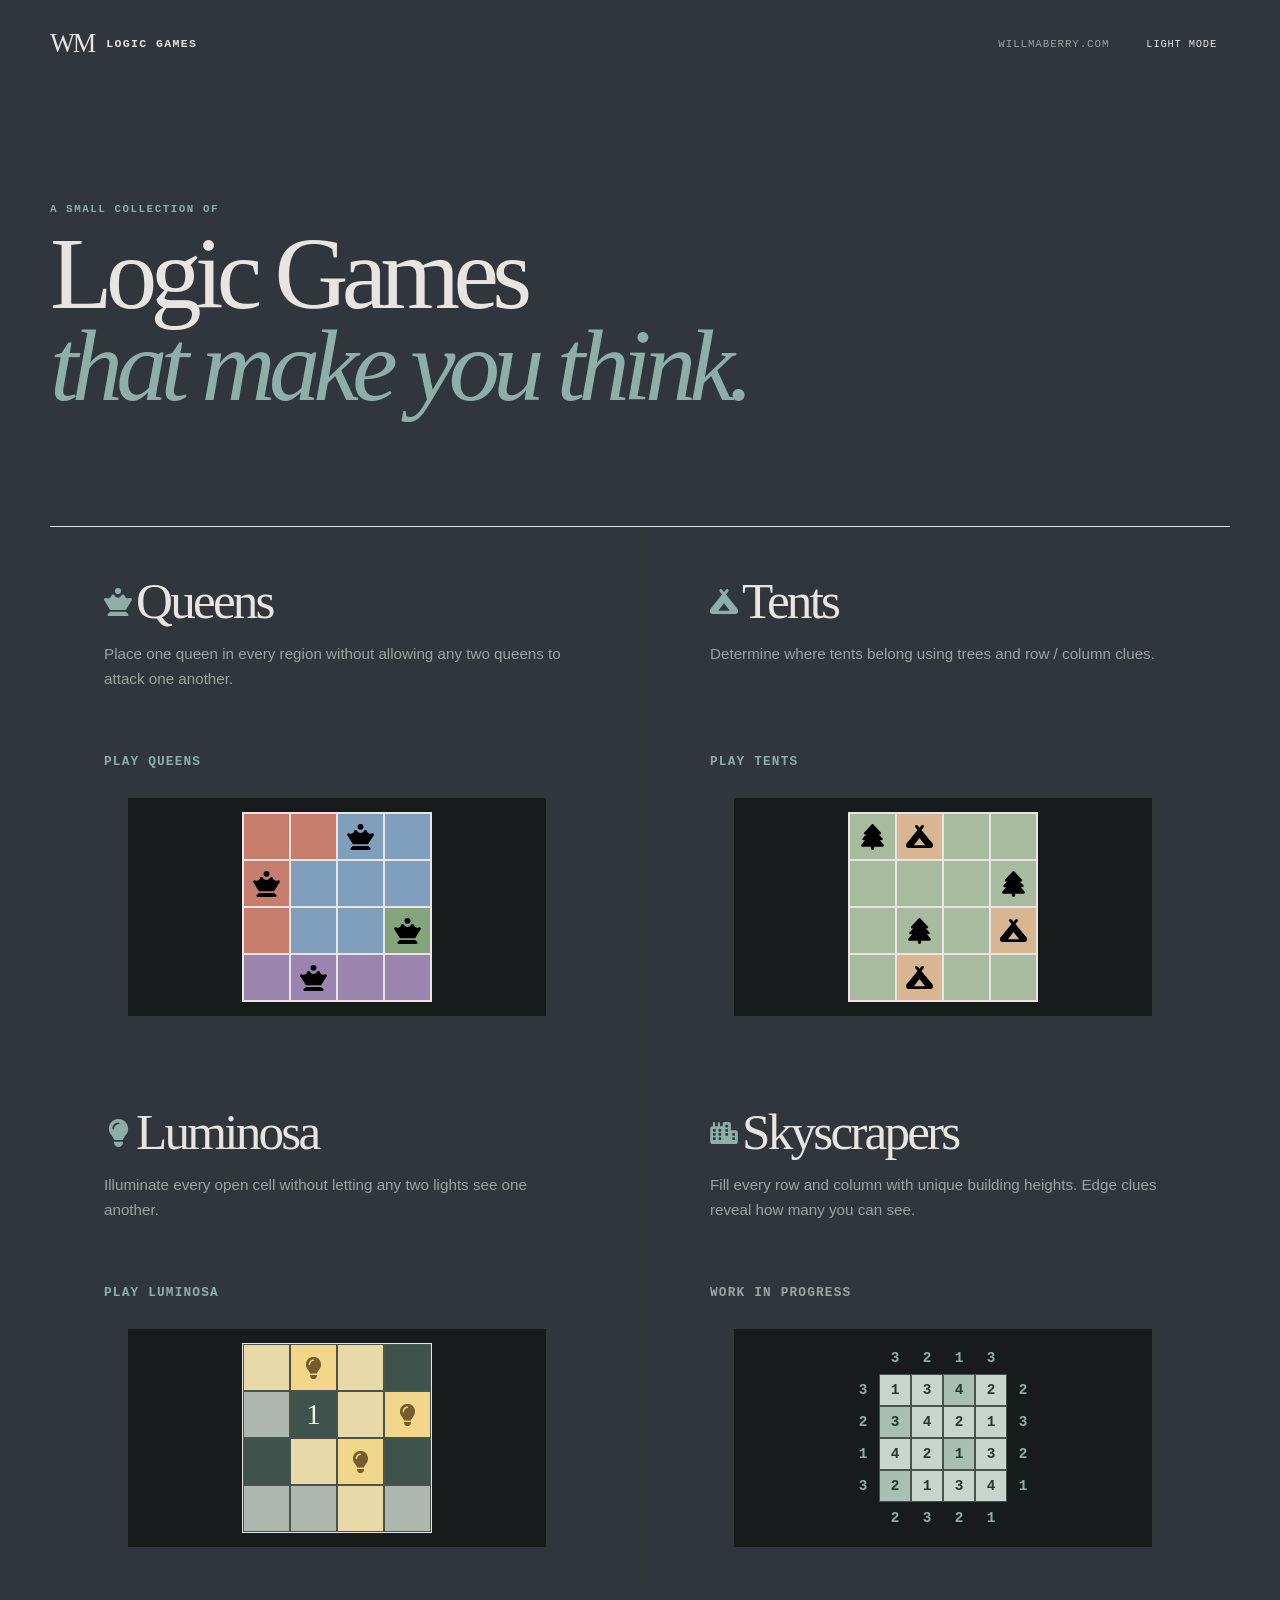
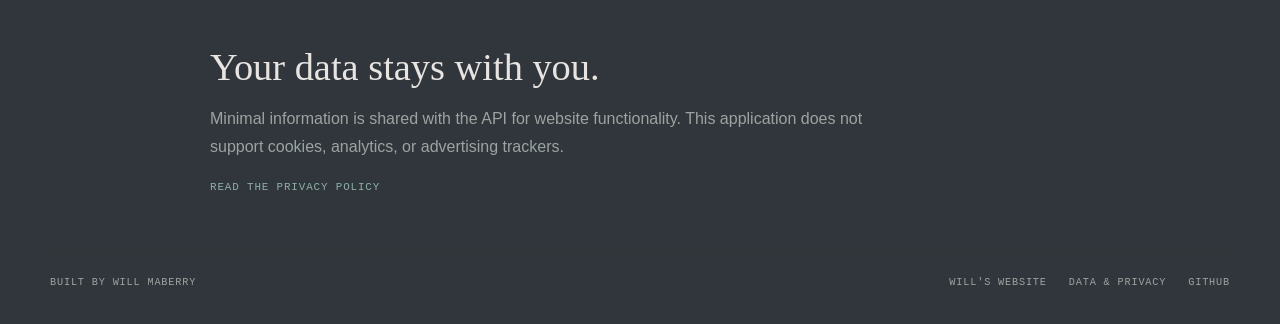
<file: static/index.html>
<!DOCTYPE html>
<html lang="en">
<head>
  <meta charset="UTF-8">
  <meta name="viewport" content="width=device-width, initial-scale=1.0">
  <meta
    name="description"
    content="A collection of logic games that make you think."
  >

  <title>Will's Logic Games</title>

  <link rel="stylesheet" href="/static/css/global.css">
  <link rel="stylesheet" href="/static/css/arcade.css">
  <script src="/static/js/global.js" defer></script>
</head>

<body>
  <header class="site-header">
    <a class="site-brand" href="index.html">
      <span class="site-brand-mark">WM</span>
      <span>LOGIC GAMES</span>
    </a>

    <div class="header-actions">
      <a href="https://willmaberry.com">WILLMABERRY.COM</a>
      <button class="theme-toggle" id="themeToggle" type="button">
        DARK MODE
      </button>
    </div>
  </header>

  <main>
    <section class="arcade-hero">
      <span class="eyebrow">A SMALL COLLECTION OF</span>
      <h1>Logic Games <em>that make you think.</em></h1>
    </section>

    <section class="game-library">
      <article class="game-card game-card-featured">
        <div class="game-card-number"></div>

        <div class="game-card-copy">
          <h2><span class="fa-icon icon-queen game-title-icon" aria-hidden="true"></span>Queens</h2>

          <p>
            Place one queen in every region without allowing any two queens to attack one another.
          </p>

          <a class="game-link" href="queens/index.html">
            PLAY QUEENS
          </a>
        </div>

        <div class="game-preview queens-preview" aria-hidden="true">
          <div class="mini-grid">
            <span></span><span></span><span><img src="/static/icons/chess-queen.svg" alt=""></span><span></span>
            <span><img src="/static/icons/chess-queen.svg" alt=""></span><span></span><span></span><span></span>
            <span></span><span></span><span></span><span><img src="/static/icons/chess-queen.svg" alt=""></span>
            <span></span><span><img src="/static/icons/chess-queen.svg" alt=""></span><span></span><span></span>
          </div>
        </div>
      </article>

      <article class="game-card">
        <div class="game-card-number"></div>

        <div class="game-card-copy">
          <h2><span class="fa-icon icon-campground game-title-icon" aria-hidden="true"></span>Tents</h2>

          <p>
            Determine where tents belong using trees and row / column clues.
          </p>

          <a class="game-link" href="tents/index.html">PLAY TENTS</a>
        </div>

        <div class="game-preview tents-preview" aria-hidden="true">
          <div class="mini-grid tents-mini-grid">
            <span class="preview-tree"><img src="/static/icons/tree.svg" alt=""></span><span class="preview-tent"><img src="/static/icons/campground.svg" alt=""></span><span></span><span></span>
            <span></span><span></span><span></span><span class="preview-tree"><img src="/static/icons/tree.svg" alt=""></span>
            <span></span><span class="preview-tree"><img src="/static/icons/tree.svg" alt=""></span><span></span><span class="preview-tent"><img src="/static/icons/campground.svg" alt=""></span>
            <span></span><span class="preview-tent"><img src="/static/icons/campground.svg" alt=""></span><span></span><span></span>
          </div>
        </div>
      </article>

      <article class="game-card">
        <div class="game-card-number"></div>

        <div class="game-card-copy">
          <h2><span class="fa-icon icon-lightbulb game-title-icon" aria-hidden="true"></span>Luminosa</h2>

          <p>
            Illuminate every open cell without letting any two lights see one another.
          </p>

          <a class="game-link" href="luminosa/index.html">PLAY LUMINOSA</a>
        </div>

        <div class="game-preview luminosa-preview" aria-hidden="true">
          <div class="mini-grid luminosa-mini-grid">
            <span class="preview-lit"></span><span class="preview-bulb"><i class="fa-icon icon-lightbulb"></i></span><span class="preview-lit"></span><span class="preview-wall"></span>
            <span></span><span class="preview-wall preview-number">1</span><span class="preview-lit"></span><span class="preview-bulb"><i class="fa-icon icon-lightbulb"></i></span>
            <span class="preview-wall"></span><span class="preview-lit"></span><span class="preview-bulb"><i class="fa-icon icon-lightbulb"></i></span><span class="preview-wall"></span>
            <span></span><span></span><span class="preview-lit"></span><span></span>
          </div>
        </div>
      </article>

      <article class="game-card">
        <div class="game-card-number"></div>

        <div class="game-card-copy">
          <h2><span class="fa-icon icon-city game-title-icon" aria-hidden="true"></span>Skyscrapers</h2>

          <p>
            Fill every row and column with unique building heights. Edge clues reveal how many you can see.
          </p>

          <span class="game-link game-link-disabled">WORK IN PROGRESS</span>
        </div>

        <div class="game-preview skyscrapers-preview" aria-hidden="true">
          <div class="skyscrapers-grid">
            <span></span><span class="preview-clue">3</span><span class="preview-clue">2</span><span class="preview-clue">1</span><span class="preview-clue">3</span><span></span>
            <span class="preview-clue">3</span><span class="preview-height">1</span><span class="preview-height">3</span><span class="preview-height">4</span><span class="preview-height">2</span><span class="preview-clue">2</span>
            <span class="preview-clue">2</span><span class="preview-height">3</span><span class="preview-height">4</span><span class="preview-height">2</span><span class="preview-height">1</span><span class="preview-clue">3</span>
            <span class="preview-clue">1</span><span class="preview-height">4</span><span class="preview-height">2</span><span class="preview-height">1</span><span class="preview-height">3</span><span class="preview-clue">2</span>
            <span class="preview-clue">3</span><span class="preview-height">2</span><span class="preview-height">1</span><span class="preview-height">3</span><span class="preview-height">4</span><span class="preview-clue">1</span>
            <span></span><span class="preview-clue">2</span><span class="preview-clue">3</span><span class="preview-clue">2</span><span class="preview-clue">1</span><span></span>
          </div>
        </div>
      </article>

    </section>

    <section class="data-note" id="data-use" aria-labelledby="data-heading">
      <span class="eyebrow"></span>
      <div>
        <h2 id="data-heading">Your data stays with you.</h2>
        <p>Minimal information is shared with the API for website functionality. This application does not support cookies, analytics, or advertising trackers.</p>
        <a href="privacy.html">READ THE PRIVACY POLICY</a>
      </div>
    </section>
  </main>

  <footer class="site-footer">
    <span>BUILT BY WILL MABERRY</span>

    <nav>
      <a href="https://willmaberry.com">WILL'S WEBSITE</a>
      <a href="privacy.html">DATA & PRIVACY</a>
      <a href="https://github.com/will-maberry">GITHUB</a>
    </nav>
  </footer>
</body>
</html>
</file>
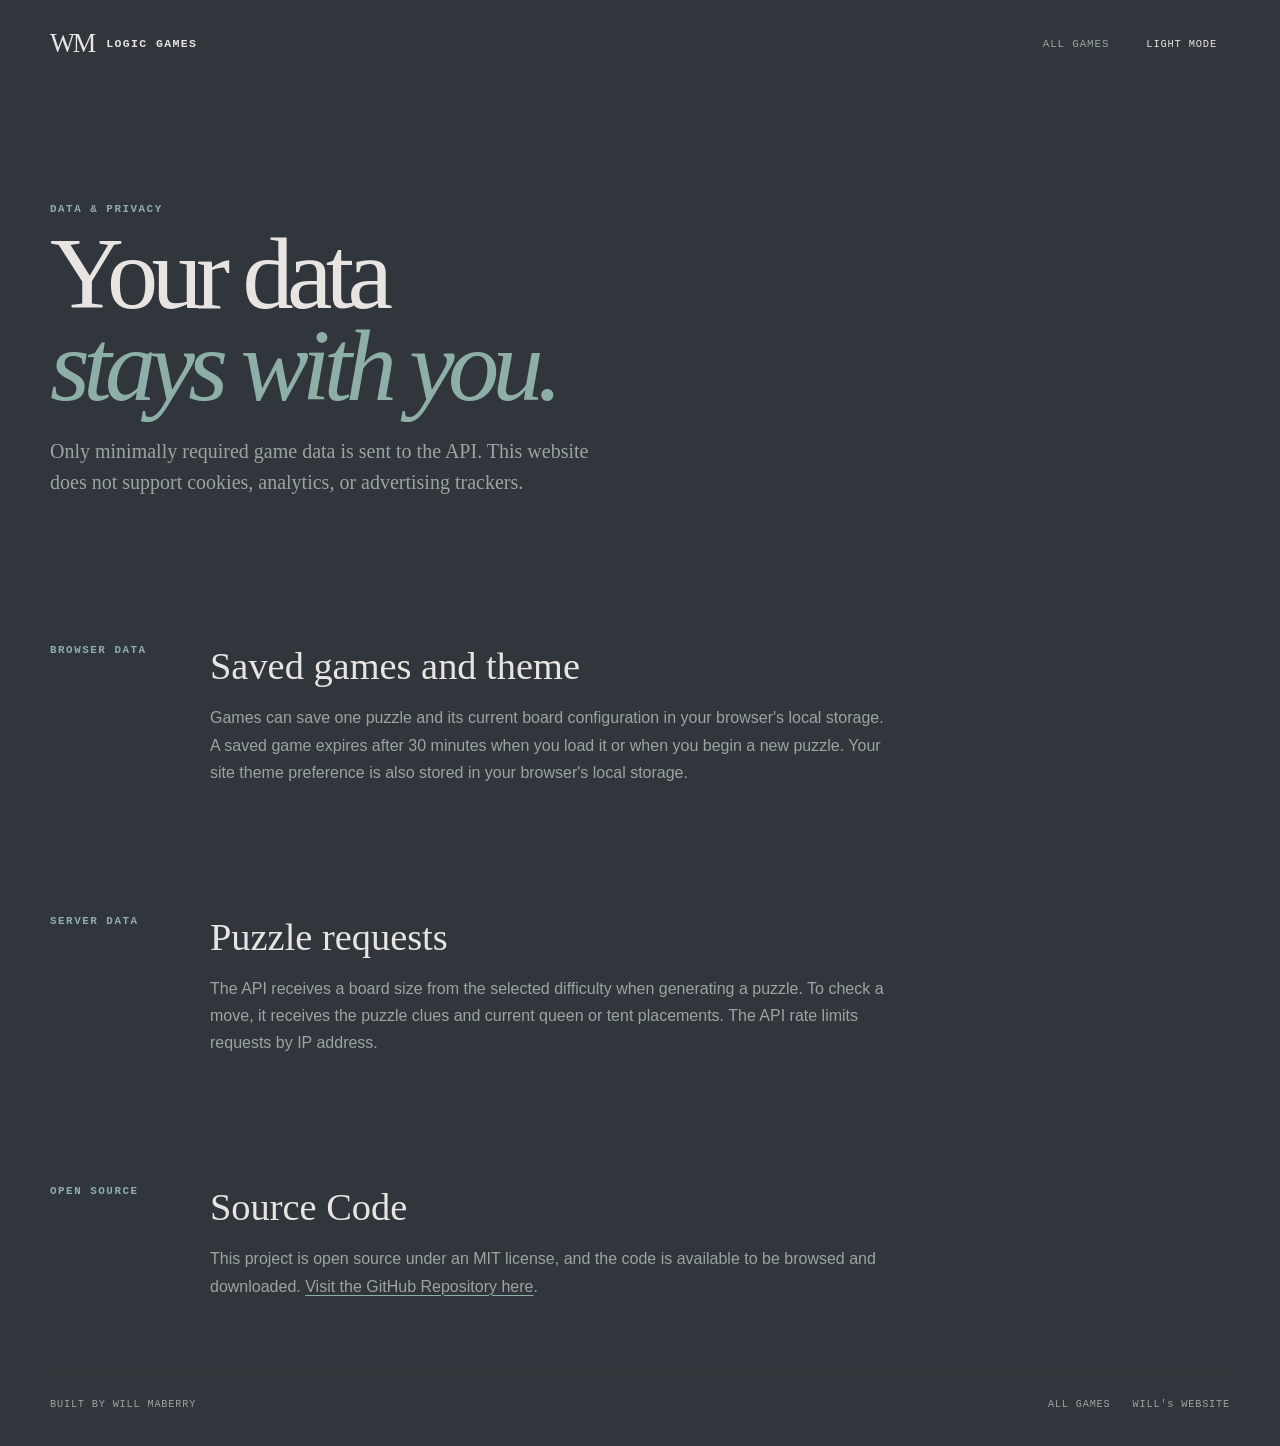
<file: static/privacy.html>
<!DOCTYPE html>
<html lang="en">
<head>
  <meta charset="UTF-8">
  <meta name="viewport" content="width=device-width, initial-scale=1.0">
  <title>Will's Logic Games</title>
  <link rel="stylesheet" href="/static/css/global.css">
  <link rel="stylesheet" href="/static/css/arcade.css">
  <script src="/static/js/global.js" defer></script>
</head>
<body>
  <header class="site-header">
    <a class="site-brand" href="index.html"><span class="site-brand-mark">WM</span><span>LOGIC GAMES</span></a>
    <div class="header-actions"><a href="index.html">ALL GAMES</a><button class="theme-toggle" id="themeToggle" type="button">DARK MODE</button></div>
  </header>
  <main>
    <section class="arcade-hero">
      <span class="eyebrow">DATA & PRIVACY</span>
      <h1>Your data <em>stays with you.</em></h1>
      <p>Only minimally required game data is sent to the API. This website does not support cookies, analytics, or advertising trackers.</p>
    </section>

    <section class="data-note">
      <span class="eyebrow">BROWSER DATA</span>
      <div>
        <h2>Saved games and theme</h2>
        <p>Games can save one puzzle and its current board configuration in your browser's local storage. A saved game expires after 30 minutes when you load it or when you begin a new puzzle. Your site theme preference is also stored in your browser's local storage.</p>
      </div>
    </section>

    <section class="data-note">
      <span class="eyebrow">SERVER DATA</span>
      <div>
        <h2>Puzzle requests</h2>
        <p>The API receives a board size from the selected difficulty when generating a puzzle. To check a move, it receives the puzzle clues and current queen or tent placements. The API rate limits requests by IP address.</p>
      </div>
    </section>

    <section class="data-note">
      <span class="eyebrow">OPEN SOURCE</span>
      <div>
        <h2>Source Code</h2>
        <p>
          This project is open source under an MIT license, and the code is available to be browsed and downloaded.
          <a
            class="inline-link"
            href="https://github.com/will-maberry/Queens-Game"
            target="_blank"
            rel="noopener noreferrer"
          >Visit the GitHub Repository here</a>.
        </p>
      </div>
    </section>
  </main>
  <footer class="site-footer"><span>BUILT BY WILL MABERRY</span><nav><a href="index.html">ALL GAMES</a><a href="https://willmaberry.com">WILL's WEBSITE</a></nav></footer>
</body>
</html>
</file>
<file: static/css/global.css>
:root {
  --bg: #e7e4e2;
  --surface: #e8e6de;
  --surface-strong: #dedcd4;
  --ink: #30363b;
  --muted: #69716e;
  --line: #c8cbc4;
  --accent: #527f78;
  --accent-soft: #a9c0ba;
  --dark: #30363b;

  --sans: Arial, Helvetica, sans-serif;
  --mono: "Courier New", Courier, monospace;
}

[data-theme="dark"] {
  --bg: #30363b;
  --surface: #181b1c;
  --surface-strong: #202425;
  --ink: #e7e4e2;
  --muted: #9ca4a1;
  --line: #303536;
  --accent: #8eafa8;
  --accent-soft: #536e69;
  --dark: #e7e4e2;
}

* {
  box-sizing: border-box;
}

html {
  color-scheme: light;
}

html[data-theme="dark"] {
  color-scheme: dark;
}

body {
  margin: 0;
  min-height: 100vh;
  background: var(--bg);
  color: var(--ink);
  font-family: var(--sans);
}

a {
  color: inherit;
}

button,
a {
  -webkit-tap-highlight-color: transparent;
}

button {
  color: inherit;
  font: inherit;
}

.site-header {
  width: min(1180px, calc(100% - 48px));
  margin: 0 auto;
  min-height: 88px;

  display: flex;
  align-items: center;
  justify-content: space-between;

  border-bottom: 1px solid var(--line);
}

.site-brand {
  display: flex;
  align-items: center;
  gap: 12px;

  color: var(--ink);
  font-family: var(--mono);
  font-size: 0.72rem;
  font-weight: 700;
  letter-spacing: 0.12em;
  text-decoration: none;
}

.site-brand-mark {
  font-family: Georgia, serif;
  font-size: 1.65rem;
  font-weight: 400;
  letter-spacing: -0.08em;
}

.header-actions,
.game-nav {
  display: flex;
  align-items: center;
  gap: 24px;
}

.header-actions a,
.game-nav a {
  color: var(--muted);
  font-family: var(--mono);
  font-size: 0.68rem;
  letter-spacing: 0.08em;
  text-decoration: none;
}

.header-actions a:hover,
.game-nav a:hover {
  color: var(--accent);
}

.theme-toggle {
  padding: 9px 12px;
  border: 1px solid var(--line);
  background: transparent;

  font-family: var(--mono);
  font-size: 0.65rem;
  letter-spacing: 0.08em;

  cursor: pointer;
}

.theme-toggle:hover {
  border-color: var(--accent);
}

.eyebrow {
  color: var(--accent);
  font-family: var(--mono);
  font-size: 0.68rem;
  font-weight: 700;
  letter-spacing: 0.14em;
}

.site-footer {
  width: min(1180px, calc(100% - 48px));
  margin: 0px auto 0;
  padding: 24px 0 36px;

  display: flex;
  justify-content: space-between;

  border-top: 1px solid var(--line);

  color: var(--muted);
  font-family: var(--mono);
  font-size: 0.64rem;
  letter-spacing: 0.08em;
}

.site-footer nav {
  display: flex;
  gap: 22px;
}

.site-footer a {
  text-decoration: none;
}

.site-footer a:hover {
  color: var(--accent);
}

@media (max-width: 700px) {
  .site-header {
    width: min(100% - 28px, 1180px);
  }

  .site-brand > span:last-child {
    display: none;
  }

  .header-actions a {
    display: none;
  }

  .site-footer {
    width: min(100% - 28px, 1180px);
    flex-direction: column;
    gap: 18px;
  }
}
/* Self-hosted Font Awesome Free solid icons. */
.fa-icon {
  display: inline-block;
  width: 1em;
  height: 1em;
  background: currentColor;
  -webkit-mask: var(--icon-url) center / contain no-repeat;
  mask: var(--icon-url) center / contain no-repeat;
  vertical-align: -0.1em;
}

.icon-queen { --icon-url: url("../icons/chess-queen.svg"); }
.icon-tree { --icon-url: url("../icons/tree.svg"); }
.icon-campground { --icon-url: url("../icons/campground.svg"); }
.icon-xmark { --icon-url: url("../icons/xmark.svg"); }
.icon-lightbulb { --icon-url: url("../icons/lightbulb.svg"); }
.icon-city { --icon-url: url("../icons/city.svg"); }
</file>
<file: static/css/arcade.css>
main {
  width: min(1180px, calc(100% - 48px));
  margin: 0 auto;
}

.arcade-hero {
  padding: 110px 0 90px;
  max-width: 850px;
}

.arcade-hero h1 {
  margin: 12px 0 24px;

  font-family: Georgia, "Times New Roman", serif;
  font-size: clamp(4rem, 8vw, 7.4rem);
  font-weight: 400;
  letter-spacing: -0.065em;
  line-height: 0.9;
}

.arcade-hero h1 em {
  display: block;
  color: var(--accent);
  font-weight: 400;
}

.arcade-hero p {
  max-width: 570px;
  margin: 0;

  color: var(--muted);
  font-family: Georgia, "Times New Roman", serif;
  font-size: 1.25rem;
  line-height: 1.55;
}

.game-library {
  display: grid;
  grid-template-columns: repeat(2, minmax(0, 1fr));
  column-gap: 32px;
  border-top: 1px solid var(--ink);
}

.game-card {
  position: relative;

  display: grid;
  grid-template-columns: 36px minmax(0, 1fr);
  column-gap: 18px;
  row-gap: 28px;

  padding: 38px 0 40px;

  border-bottom: 1px solid var(--line);
}

.game-card:nth-child(even)::before {
  position: absolute;
  top: 0;
  bottom: 0;
  left: -16px;
  border-left: 1px solid var(--line);
  content: "";
}

.data-note {
  display: grid;
  grid-template-columns: 160px minmax(0, 680px);
  gap: 0;
  padding: 56px 0;
  border-bottom: 1px solid var(--line);
}

.data-note h2 {
  margin: 0 0 14px;
  font-family: Georgia, "Times New Roman", serif;
  font-size: clamp(1.8rem, 3vw, 2.7rem);
  font-weight: 400;
}

.data-note p {
  color: var(--muted);
  line-height: 1.7;
}

.data-note a {
  color: var(--accent);
  font-family: var(--mono);
  font-size: 0.68rem;
  letter-spacing: 0.08em;
  text-decoration: none;
}

.data-note a:hover {
  text-decoration: underline;
}

.data-note a.inline-link {
  color: inherit;
  font: inherit;
  letter-spacing: inherit;

  text-decoration-line: underline;
  text-decoration-color: var(--accent);
  text-decoration-thickness: 1px;
  text-underline-offset: 0.18em;
}

.data-note a.inline-link:hover {
  color: var(--accent);
  text-decoration-thickness: 2px;
}

.game-card-number {
  padding-top: 4px;

  color: var(--muted);
  font-family: var(--mono);
  font-size: 0.72rem;
}

.game-card-copy {
  min-height: 204px;
  display: flex;
  flex-direction: column;
  align-items: flex-start;
}

.game-status {
  color: var(--accent);
  font-family: var(--mono);
  font-size: 0.65rem;
  font-weight: 700;
  letter-spacing: 0.14em;
}

.game-status-development,
.game-status-experimental {
  color: var(--muted);
}

.game-card h2 {
  margin: 10px 0 14px;

  font-family: Georgia, "Times New Roman", serif;
  font-size: clamp(2.6rem, 4vw, 4.25rem);
  font-weight: 400;
  letter-spacing: -0.055em;
  line-height: 1;
}

.game-title-icon {
  margin-right: 0.14em;
  color: var(--accent);
  font-size: 0.55em;
  vertical-align: 0.08em;
}

.game-card-copy > p {
  max-width: 470px;
  margin: 0 0 28px;

  color: var(--muted);
  font-size: 0.95rem;
  line-height: 1.65;
}

.game-tags {
  display: flex;
  flex-wrap: wrap;
  gap: 8px;
  margin-bottom: 32px;
}

.game-tags span {
  padding: 6px 8px;

  border: 1px solid var(--line);

  color: var(--muted);
  font-family: var(--mono);
  font-size: 0.58rem;
  letter-spacing: 0.08em;
}

.game-link {
  display: inline-block;
  margin-top: auto;

  color: var(--accent);
  font-family: var(--mono);
  font-size: 0.80rem;
  font-weight: 700;
  letter-spacing: 0.09em;
  text-decoration: none;
}

.game-link:hover {
  text-decoration: underline;
}

.game-link-disabled {
  color: var(--muted);
}

.game-preview {
  grid-column: 1 / -1;
  justify-self: center;
  align-self: stretch;

  width: min(100%, 420px);
  min-height: 220px;

  display: flex;
  align-items: center;
  justify-content: center;

  background: var(--surface);
  border: 1px solid var(--line);
}

.mini-grid {
  width: 190px;
  height: 190px;

  display: grid;
  grid-template-columns: repeat(4, 1fr);
  grid-template-rows: repeat(4, 1fr);

  border: 1px solid var(--ink);
}

.mini-grid span {
  display: flex;
  align-items: center;
  justify-content: center;

  border: 0.5px solid var(--ink);

  font-family: Georgia, serif;
  font-size: 1.8rem;
}

.mini-grid img {
  width: 58%;
  height: 58%;
  object-fit: contain;
}

.mini-grid span:nth-child(1),
.mini-grid span:nth-child(2),
.mini-grid span:nth-child(5),
.mini-grid span:nth-child(9) {
  background: rgb(199, 125, 107);
}

.mini-grid span:nth-child(3),
.mini-grid span:nth-child(4),
.mini-grid span:nth-child(6),
.mini-grid span:nth-child(7),
.mini-grid span:nth-child(8),
.mini-grid span:nth-child(10),
.mini-grid span:nth-child(11) {
  background: rgb(127, 159, 189);
}

.mini-grid span:nth-child(12) {
  background: rgb(131, 164, 125);
}

.mini-grid span:nth-child(13),
.mini-grid span:nth-child(14),
.mini-grid span:nth-child(15),
.mini-grid span:nth-child(16) {
  background: rgb(155, 132, 174);
}

.game-preview .tents-mini-grid > span {
  background: #a9bb9e;
}

.game-preview .tents-mini-grid > .preview-tree {
  background: #a9bb9e;
}

.game-preview .tents-mini-grid > .preview-tent {
  background: #d8b691;
}

.game-preview .luminosa-mini-grid > span {
  background: #aeb7af;
  border-color: #46544d;
}

.game-preview .luminosa-mini-grid > .preview-lit {
  background: #e8d9a8;
}

.game-preview .luminosa-mini-grid > .preview-bulb {
  background: #f2d78a;
  color: #765b2e;
}

.game-preview .luminosa-mini-grid > .preview-wall {
  background: #40524c;
  color: #f2f0e8;
}

.luminosa-mini-grid .fa-icon {
  font-size: 1.35rem;
}

.skyscrapers-grid {
  display: grid;
  grid-template-columns: repeat(6, 32px);
  grid-template-rows: repeat(6, 32px);
  font-family: var(--mono);
  font-size: 0.9rem;
  font-weight: 700;
  text-align: center;
}

.skyscrapers-grid span {
  display: flex;
  align-items: center;
  justify-content: center;
}

.skyscrapers-grid .preview-clue {
  color: var(--accent);
}

.skyscrapers-grid .preview-height {
  background: #c9d4cc;
  border: 1px solid #46544d;
  color: #26392f;
}

.skyscrapers-grid .preview-height:nth-child(4n + 2) {
  background: #a9bfb2;
}

.arcade-note {
  margin: 100px 0 20px;
  padding: 60px 0;

  display: grid;
  grid-template-columns: 160px minmax(0, 680px);

  border-top: 1px solid var(--line);
  border-bottom: 1px solid var(--line);
}

.arcade-note p {
  margin: 0;

  font-family: Georgia, "Times New Roman", serif;
  font-size: clamp(1.8rem, 3vw, 2.7rem);
  line-height: 1.25;
}

@media (max-width: 850px) {
  main {
    width: min(100% - 28px, 1180px);
  }

  .arcade-hero {
    padding: 80px 0 60px;
  }

  .arcade-note {
    grid-template-columns: 1fr;
    gap: 24px;
  }

  .data-note {
    grid-template-columns: 1fr;
    gap: 24px;
  }
}

@media (max-width: 760px) {
  .game-library {
    grid-template-columns: 1fr;
  }

  .game-card:nth-child(even)::before {
    display: none;
  }

  .game-card-copy {
    min-height: 0;
    padding-bottom: 8px;
  }
}
</file>
